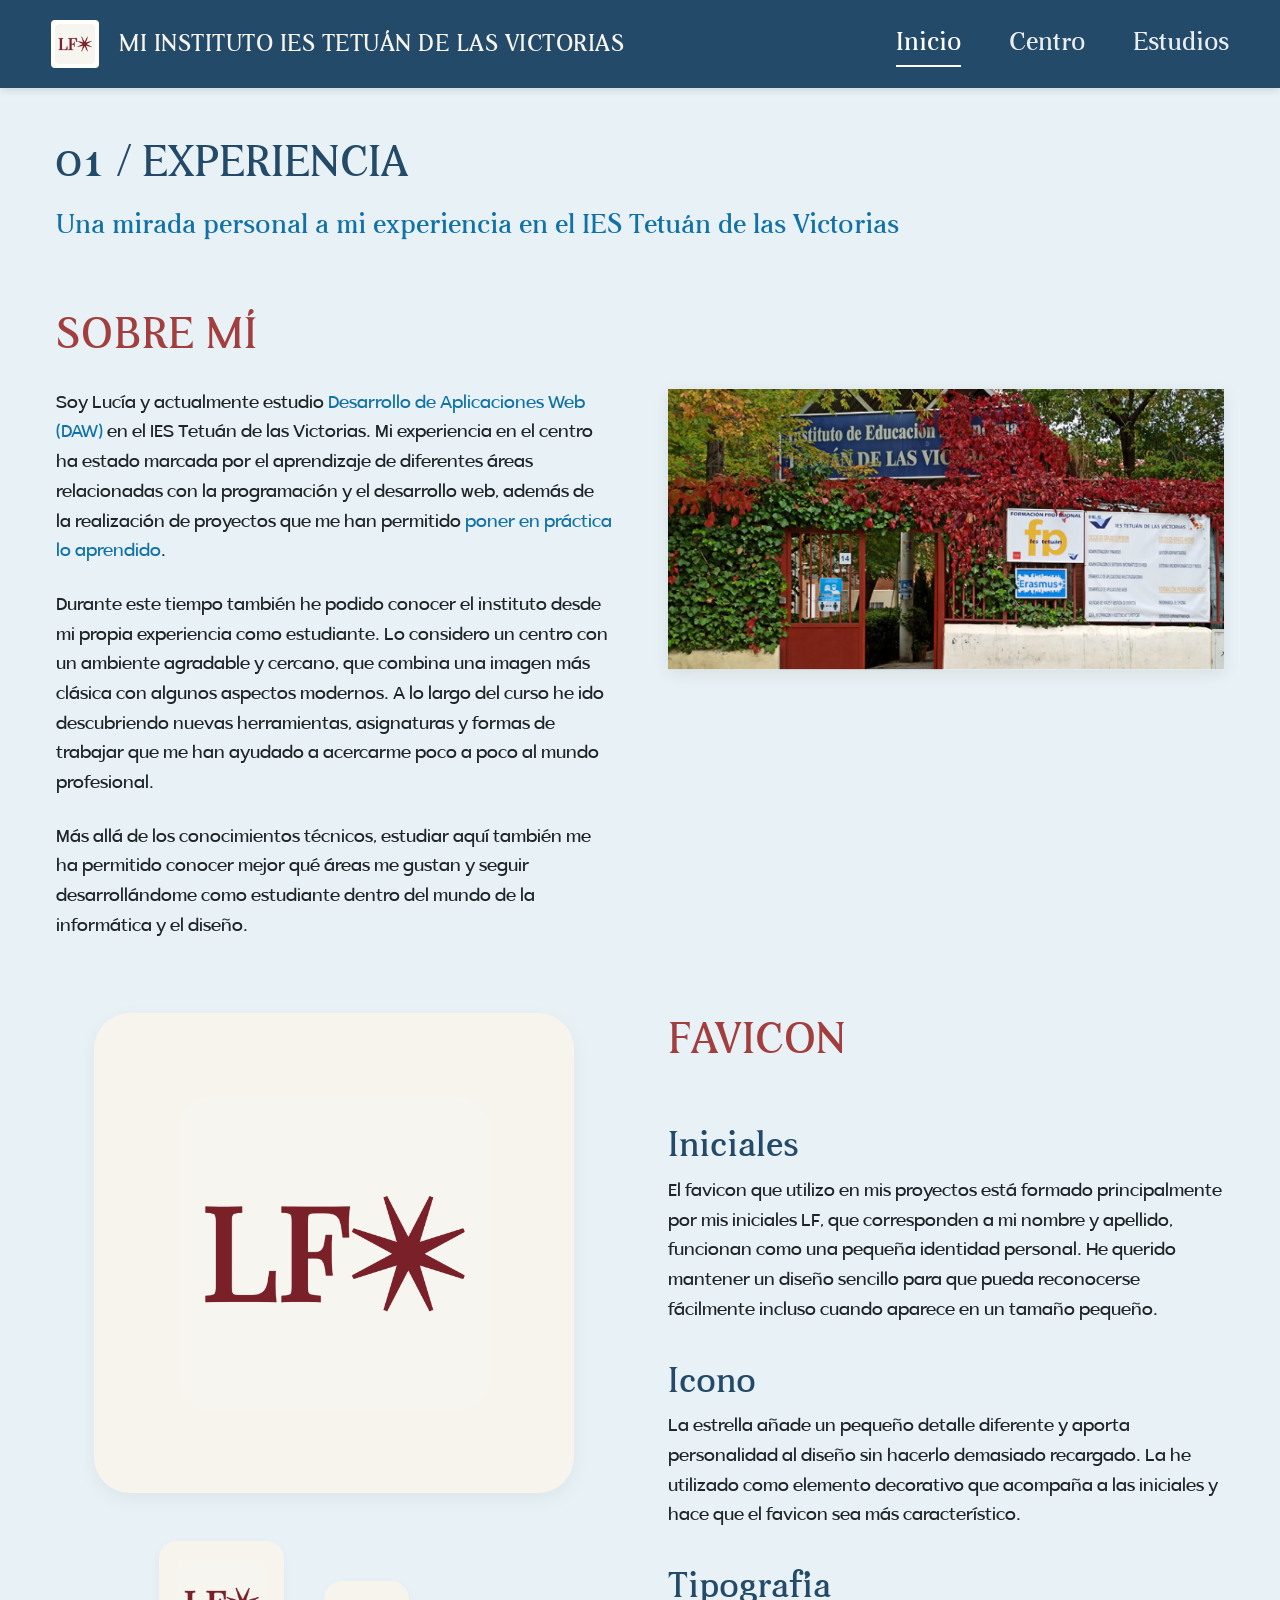
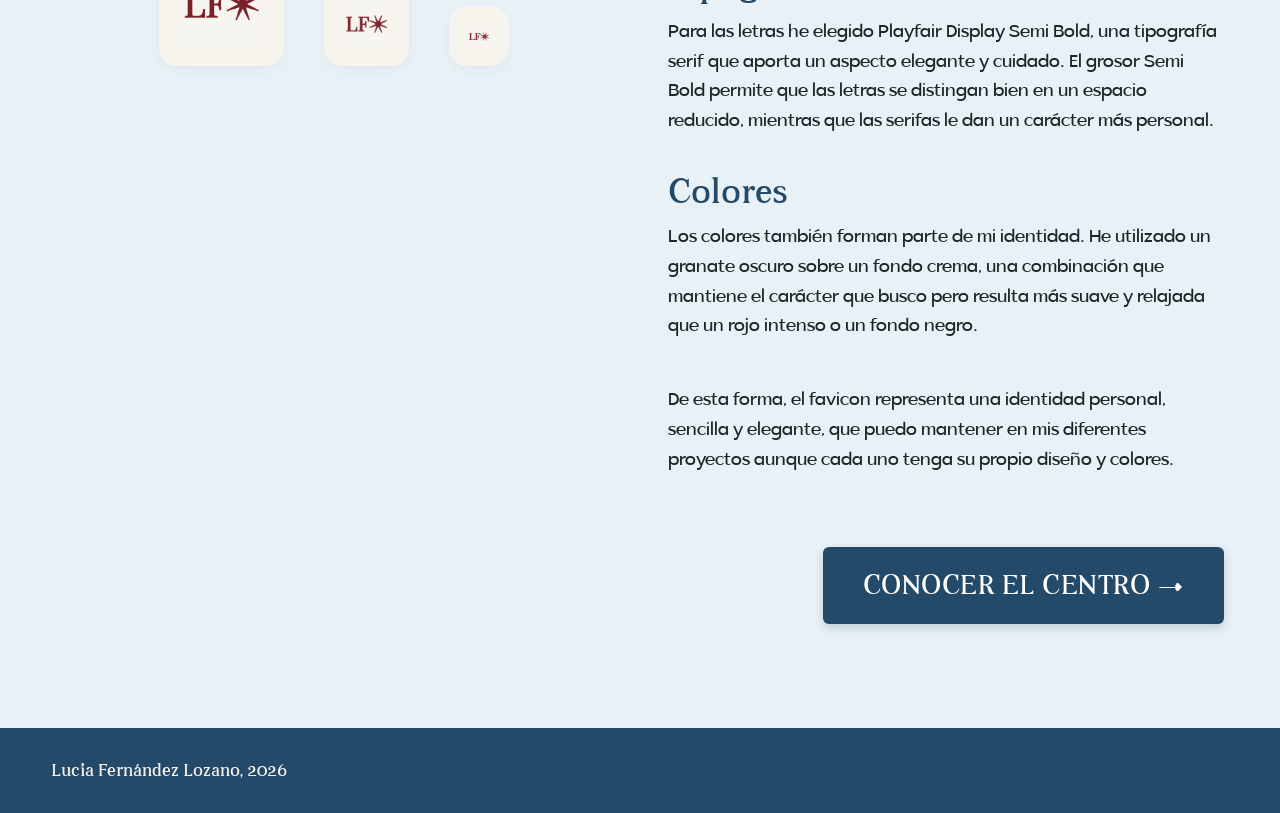
<file: Web-IES-Tetuan/index.html>
<!DOCTYPE html>
<html lang="es">
<head>
  <meta charset="UTF-8">
  <meta name="viewport" content="width=device-width, initial-scale=1.0">
  <title>Mi Instituto IES Tetuán de las Victorias - Experiencia</title>
  <link rel="icon" type="image/png" href="favicon/faviconLF.png">
  <link rel="stylesheet" href="css/style.css">
  <link rel="stylesheet" href="css/index.css">
</head>
<body>

  <!-- Header / Navegación  -->
  <header class="site-header">
    <div class="header-container">
      <a href="index.html" class="brand-container">
        <div class="brand-logo-box">
          <img src="favicon/faviconLF.png" alt="Logo LF">
        </div>
        <span class="brand-title">Mi Instituto IES Tetuán de las Victorias</span>
      </a>
      <nav class="main-nav">
        <a href="index.html" class="nav-link active">Inicio</a>
        <a href="html/centro.html" class="nav-link">Centro</a>
        <a href="html/estudios.html" class="nav-link">Estudios</a>
      </nav>
    </div>
  </header>

  <!-- Contenido Principal -->
  <main>
    <!-- Encabezado de la página -->
    <section class="page-badge-section">
      <h1 class="section-number-title">01 / EXPERIENCIA</h1>
      <p class="section-subtitle">Una mirada personal a mi experiencia en el IES Tetuán de las Victorias</p>
    </section>

    <!-- Sección Sobre Mí -->
    <section>
      <h2 class="section-heading-burgundy">Sobre mí</h2>
      
      <div class="two-columns">
        <div class="about-text">
          <p>
            Soy Lucía y actualmente estudio <span class="highlight-text">Desarrollo de Aplicaciones Web (DAW)</span> en el IES Tetuán de las Victorias. Mi experiencia en el centro ha estado marcada por el aprendizaje de diferentes áreas relacionadas con la programación y el desarrollo web, además de la realización de proyectos que me han permitido <span class="highlight-text">poner en práctica lo aprendido</span>.
          </p>
          <p>
            Durante este tiempo también he podido conocer el instituto desde mi propia experiencia como estudiante. Lo considero un centro con un ambiente agradable y cercano, que combina una imagen más clásica con algunos aspectos modernos. A lo largo del curso he ido descubriendo nuevas herramientas, asignaturas y formas de trabajar que me han ayudado a acercarme poco a poco al mundo profesional.
          </p>
          <p>
            Más allá de los conocimientos técnicos, estudiar aquí también me ha permitido conocer mejor qué áreas me gustan y seguir desarrollándome como estudiante dentro del mundo de la informática y el diseño.
          </p>
        </div>

        <!-- Imagen Real del Documento (incio.png) -->
        <div class="image-card">
          <img src="img/incio.png" alt="Entrada IES Tetuán de las Victorias">
        </div>
      </div>
    </section>

    <!-- Sección Favicon -->
    <section class="favicon-section">
      <div class="two-columns">
        <!-- Columna Izquierda: Identidad Visual con previsualización a distintos tamaños (sin números de píxeles) -->
        <div class="favicon-visual-col">
          <div class="favicon-large-card">
            <img src="favicon/faviconLF.png" alt="Favicon LF principal grande">
          </div>
          
          <div class="favicon-sizes-row">
            <div class="favicon-size-box box-lg">
              <img src="favicon/faviconLF.png" alt="Favicon vista 1">
            </div>
            <div class="favicon-size-box box-md">
              <img src="favicon/faviconLF.png" alt="Favicon vista 2">
            </div>
            <div class="favicon-size-box box-sm">
              <img src="favicon/faviconLF.png" alt="Favicon vista 3">
            </div>
          </div>
        </div>

        <!-- Columna Derecha: Explicación de la identidad visual -->
        <div class="favicon-details">
          <h2 class="section-heading-burgundy" style="margin-bottom: 1.5rem;">Favicon</h2>

          <div class="favicon-detail-item">
            <h3>Iniciales</h3>
            <p>
              El favicon que utilizo en mis proyectos está formado principalmente por mis iniciales LF, que corresponden a mi nombre y apellido, funcionan como una pequeña identidad personal. He querido mantener un diseño sencillo para que pueda reconocerse fácilmente incluso cuando aparece en un tamaño pequeño.
            </p>
          </div>

          <div class="favicon-detail-item">
            <h3>Icono</h3>
            <p>
              La estrella añade un pequeño detalle diferente y aporta personalidad al diseño sin hacerlo demasiado recargado. La he utilizado como elemento decorativo que acompaña a las iniciales y hace que el favicon sea más característico.
            </p>
          </div>

          <div class="favicon-detail-item">
            <h3>Tipografía</h3>
            <p>
              Para las letras he elegido Playfair Display Semi Bold, una tipografía serif que aporta un aspecto elegante y cuidado. El grosor Semi Bold permite que las letras se distingan bien en un espacio reducido, mientras que las serifas le dan un carácter más personal.
            </p>
          </div>

          <div class="favicon-detail-item">
            <h3>Colores</h3>
            <p>
              Los colores también forman parte de mi identidad. He utilizado un granate oscuro sobre un fondo crema, una combinación que mantiene el carácter que busco pero resulta más suave y relajada que un rojo intenso o un fondo negro.
            </p>
          </div>

          <p class="favicon-summary">
            De esta forma, el favicon representa una identidad personal, sencilla y elegante, que puedo mantener en mis diferentes proyectos aunque cada uno tenga su propio diseño y colores.
          </p>
        </div>
      </div>
    </section>

    <!-- Botón con tipografía Beau 28px -->
    <div class="cta-container">
      <a href="html/centro.html" class="btn-primary">Conocer el centro &rarr;</a>
    </div>
  </main>

  <!-- Pie de página con texto en fuente Beau y color Crema -->
  <footer class="site-footer">
    <div class="footer-container">
      <p>Lucía Fernández Lozano, 2026</p>
    </div>
  </footer>

</body>
</html>
</file>
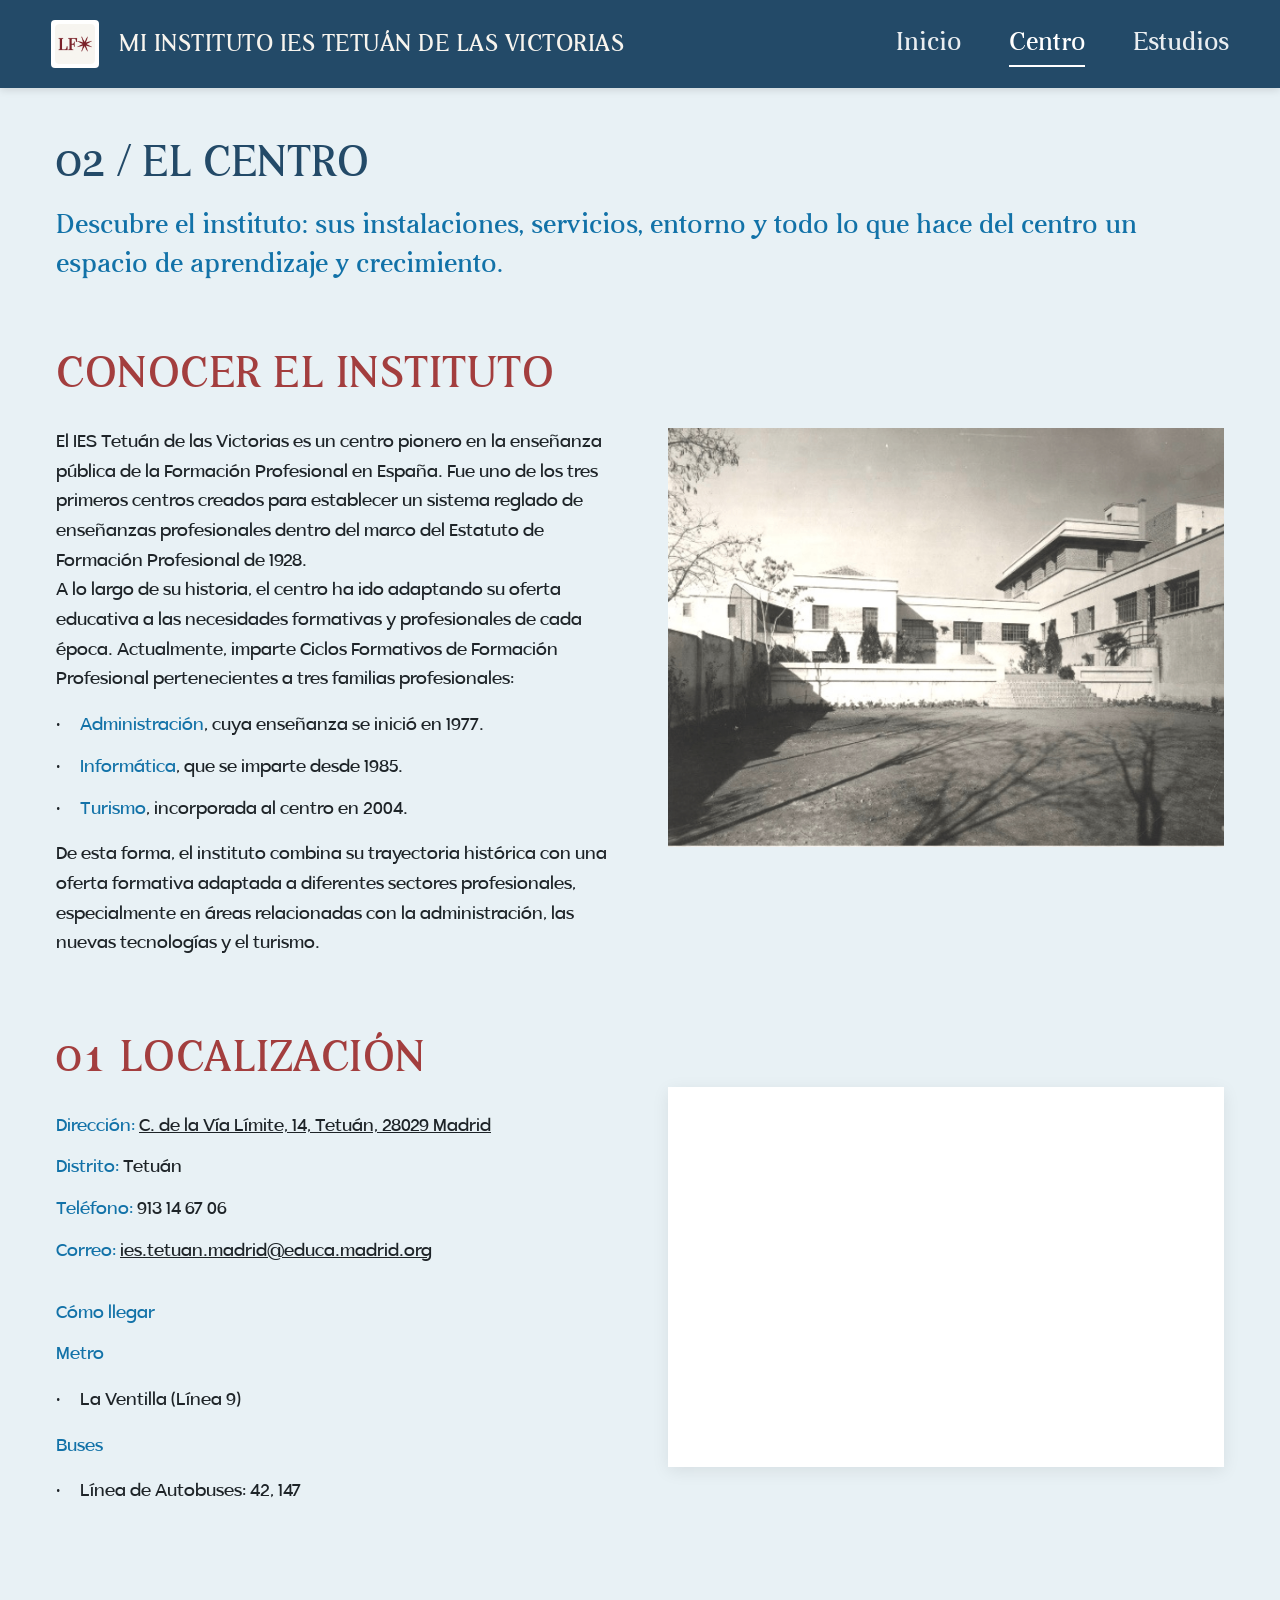
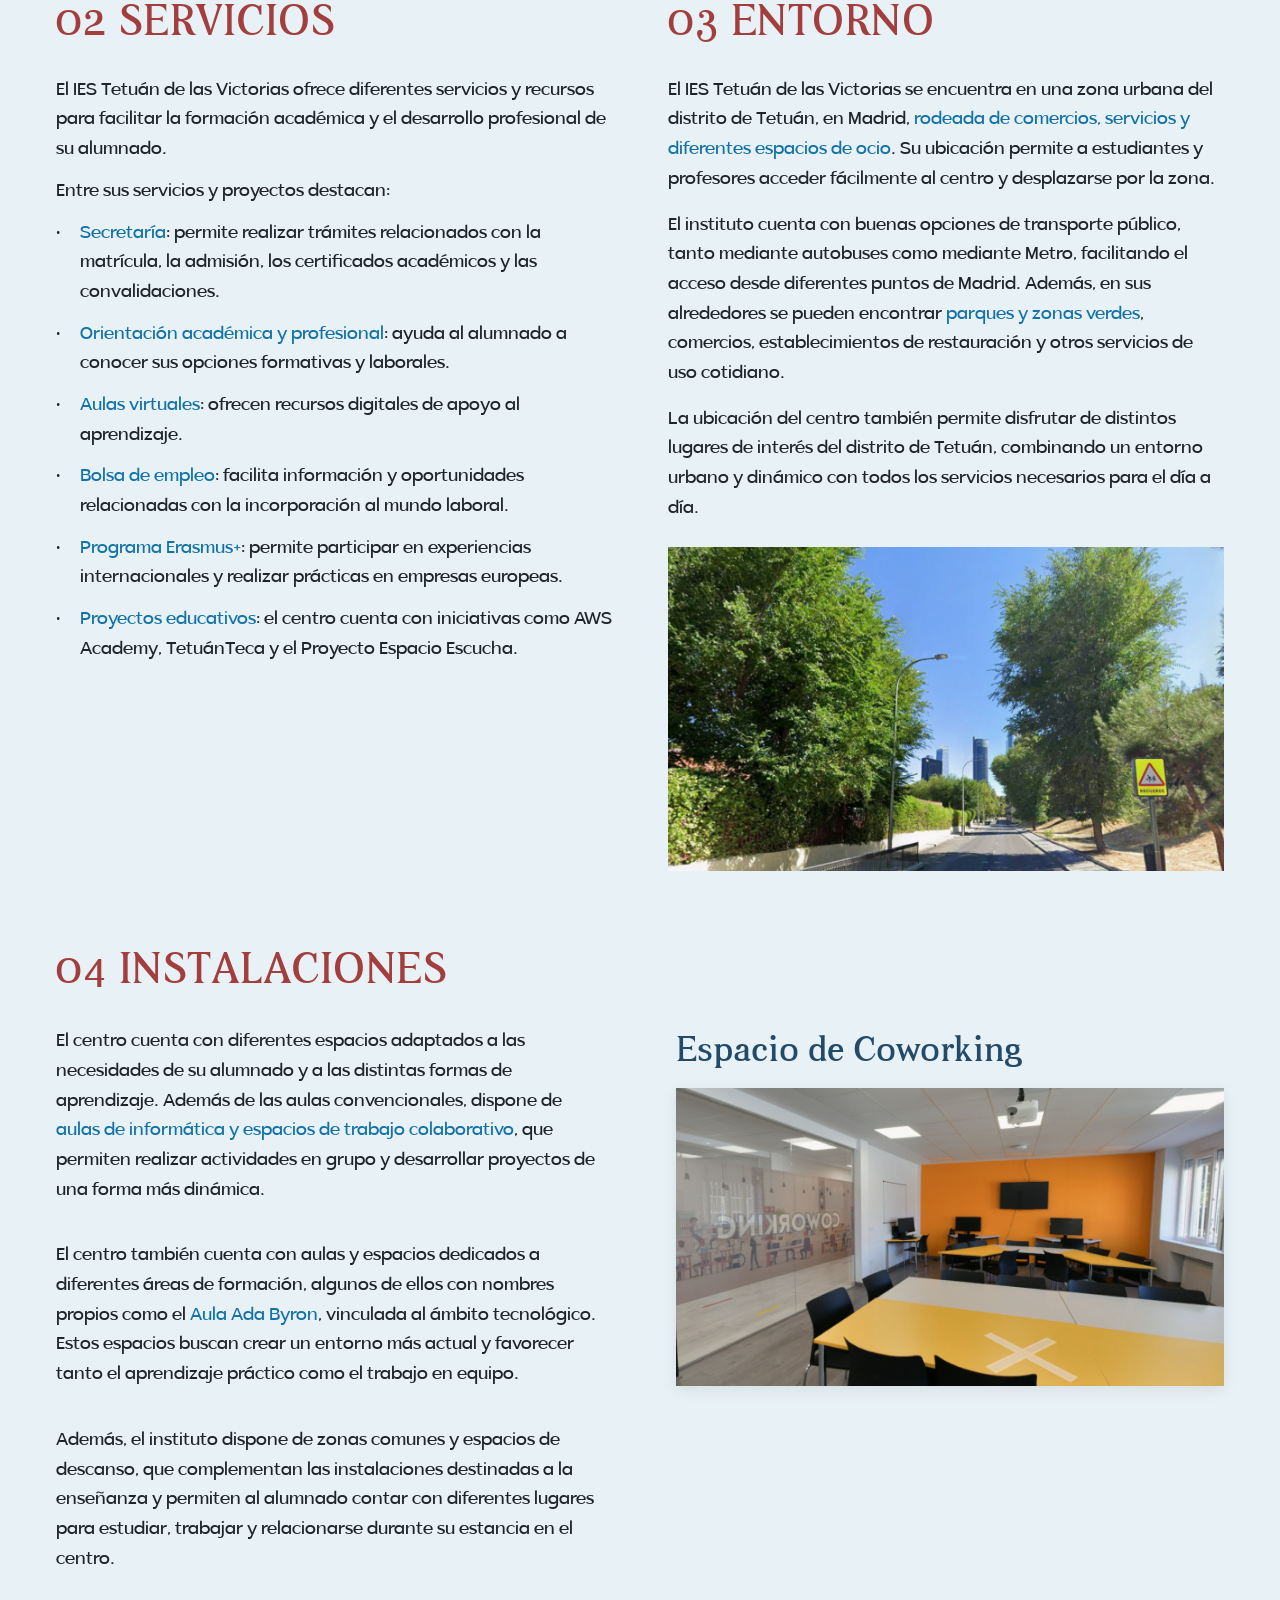
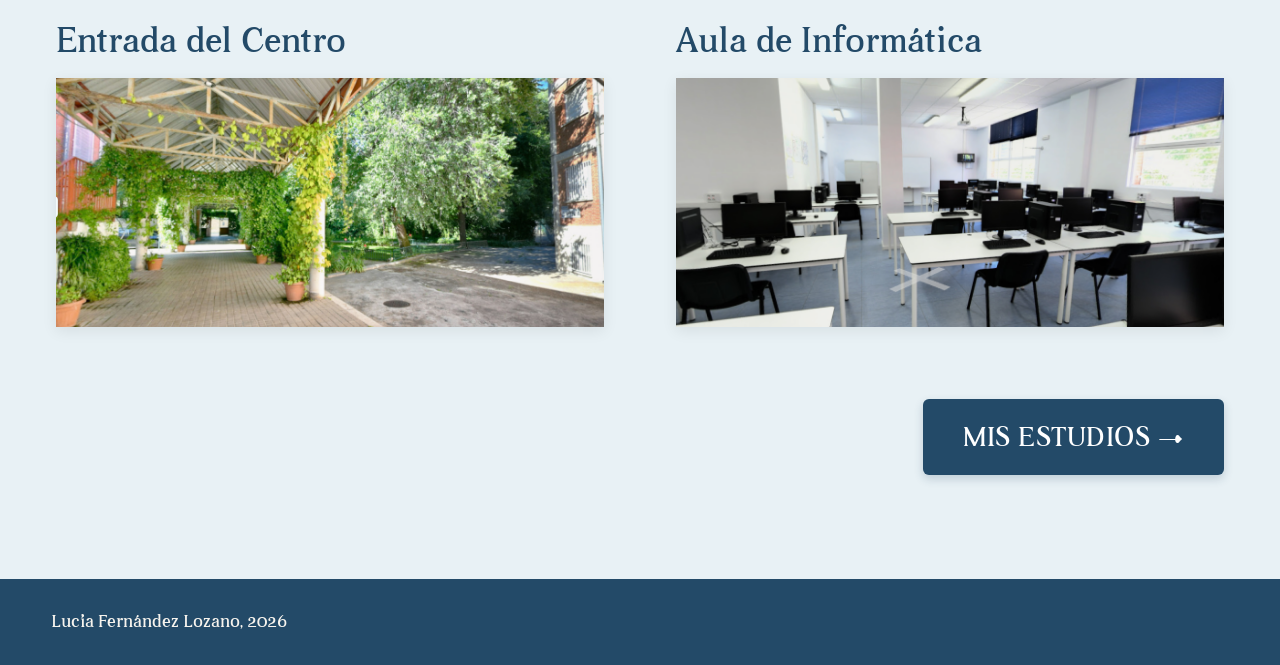
<file: Web-IES-Tetuan/html/centro.html>
<!DOCTYPE html>
<html lang="es">
<head>
  <meta charset="UTF-8">
  <meta name="viewport" content="width=device-width, initial-scale=1.0">
  <title>Mi Instituto IES Tetuán de las Victorias - El Centro</title>
  <link rel="icon" type="image/png" href="../favicon/faviconLF.png">
  <link rel="stylesheet" href="../css/style.css">
  <link rel="stylesheet" href="../css/centro.css">
</head>
<body>

  <!-- Header / Navegación  -->
  <header class="site-header">
    <div class="header-container">
      <a href="../index.html" class="brand-container">
        <div class="brand-logo-box">
          <img src="../favicon/faviconLF.png" alt="Logo LF">
        </div>
        <span class="brand-title">Mi Instituto IES Tetuán de las Victorias</span>
      </a>
      <nav class="main-nav">
        <a href="../index.html" class="nav-link">Inicio</a>
        <a href="centro.html" class="nav-link active">Centro</a>
        <a href="estudios.html" class="nav-link">Estudios</a>
      </nav>
    </div>
  </header>

  <!-- Contenido Principal -->
  <main>
    <!-- Encabezado de la página -->
    <section class="page-badge-section">
      <h1 class="section-number-title">02 / EL CENTRO</h1>
      <p class="section-subtitle">Descubre el instituto: sus instalaciones, servicios, entorno y todo lo que hace del centro un espacio de aprendizaje y crecimiento.</p>
    </section>

    <!-- Conocer el Instituto -->
    <section class="centro-section">
      <h2 class="section-heading-burgundy">Conocer el instituto</h2>

      <div class="two-columns">
        <div class="about-text">
          <p>
            El IES Tetuán de las Victorias es un centro pionero en la enseñanza pública de la Formación Profesional en España. Fue uno de los tres primeros centros creados para establecer un sistema reglado de enseñanzas profesionales dentro del marco del Estatuto de Formación Profesional de 1928.
          </p>
          <p>
            A lo largo de su historia, el centro ha ido adaptando su oferta educativa a las necesidades formativas y profesionales de cada época. Actualmente, imparte Ciclos Formativos de Formación Profesional pertenecientes a tres familias profesionales:
          </p>
          <ul class="centro-list">
            <li><span class="highlight-text">Administración</span>, cuya enseñanza se inició en 1977.</li>
            <li><span class="highlight-text">Informática</span>, que se imparte desde 1985.</li>
            <li><span class="highlight-text">Turismo</span>, incorporada al centro en 2004.</li>
          </ul>
          <p>
            De esta forma, el instituto combina su trayectoria histórica con una oferta formativa adaptada a diferentes sectores profesionales, especialmente en áreas relacionadas con la administración, las nuevas tecnologías y el turismo.
          </p>
        </div>

        <div class="image-card">
          <img src="img_centro/historia.png" alt="Historia del IES Tetuán de las Victorias">
        </div>
      </div>
    </section>

    <!-- 01 Localización (Enlaces subrayados) -->
    <section class="localizacion-section">
      <div class="two-columns">
        <div>
          <h2 class="section-heading-burgundy">01 Localización</h2>
          <div class="contact-info">
            <p><span class="contact-label">Dirección:</span> <a href="https://www.google.com/maps/search/?api=1&query=IES+Tetu%C3%A1n+de+las+Victorias%2C+C.+de+la+V%C3%ADa+L%C3%ADmite%2C+14%2C+28029+Madrid" target="_blank" rel="noopener noreferrer" class="contact-link">C. de la Vía Límite, 14, Tetuán, 28029 Madrid</a></p>
            <p><span class="contact-label">Distrito:</span> Tetuán</p>
            <p><span class="contact-label">Teléfono:</span> 913 14 67 06</p>
            <p><span class="contact-label">Correo:</span> <a href="mailto:ies.tetuan.madrid@educa.madrid.org" class="contact-link">ies.tetuan.madrid@educa.madrid.org</a></p>
          </div>

          <!-- Bloque Cómo llegar -->
          <div class="transport-section">
            <p class="transport-title highlight-text">Cómo llegar</p>
            <p class="transport-subhead">Metro</p>
            <ul class="centro-list">
              <li>La Ventilla (Línea 9)</li>
            </ul>
            <p class="transport-subhead" style="margin-top: 0.5rem;">Buses</p>
            <ul class="centro-list">
            <li>Línea de Autobuses: 42, 147</li>
            </ul>
          </div>
        </div>

        <!-- Google Maps Real Interactivo en lugar de la imagen -->
        <div class="map-card">
          <iframe 
            src="https://www.google.com/maps?q=IES+Tetu%C3%A1n+de+las+Victorias%2C+C.+de+la+V%C3%ADa+L%C3%ADmite%2C+14%2C+28029+Madrid&output=embed" 
            title="Mapa de ubicación del IES Tetuán de las Victorias"
            allowfullscreen="" 
            loading="lazy" 
            referrerpolicy="no-referrer-when-downgrade">
          </iframe>
        </div>
      </div>
    </section>

    <!-- 02 Servicios y 03 Entorno -->
    <section class="servicios-entorno-section">
      <div class="two-columns">
        <!-- 02 Servicios -->
        <div>
          <h2 class="section-heading-burgundy">02 Servicios</h2>
          <p>
            El IES Tetuán de las Victorias ofrece diferentes servicios y recursos para facilitar la formación académica y el desarrollo profesional de su alumnado.
          </p>
          <p style="margin-top: 0.75rem;">Entre sus servicios y proyectos destacan:</p>
          
          <ul class="centro-list" style="margin-top: 0.75rem;">
            <li><span class="highlight-text">Secretaría</span>: permite realizar trámites relacionados con la matrícula, la admisión, los certificados académicos y las convalidaciones.</li>
            <li><span class="highlight-text">Orientación académica y profesional</span>: ayuda al alumnado a conocer sus opciones formativas y laborales.</li>
            <li><span class="highlight-text">Aulas virtuales</span>: ofrecen recursos digitales de apoyo al aprendizaje.</li>
            <li><span class="highlight-text">Bolsa de empleo</span>: facilita información y oportunidades relacionadas con la incorporación al mundo laboral.</li>
            <li><span class="highlight-text">Programa Erasmus+</span>: permite participar en experiencias internacionales y realizar prácticas en empresas europeas.</li>
            <li><span class="highlight-text">Proyectos educativos</span>: el centro cuenta con iniciativas como AWS Academy, TetuánTeca y el Proyecto Espacio Escucha.</li>
          </ul>
        </div>

        <!-- 03 Entorno -->
        <div>
          <h2 class="section-heading-burgundy">03 Entorno</h2>
          <p>
            El IES Tetuán de las Victorias se encuentra en una zona urbana del distrito de Tetuán, en Madrid, <span class="highlight-text">rodeada de comercios, servicios y diferentes espacios de ocio</span>. Su ubicación permite a estudiantes y profesores acceder fácilmente al centro y desplazarse por la zona.
          </p>
          <p style="margin-top: 1rem;">
            El instituto cuenta con buenas opciones de transporte público, tanto mediante autobuses como mediante Metro, facilitando el acceso desde diferentes puntos de Madrid. Además, en sus alrededores se pueden encontrar <span class="highlight-text">parques y zonas verdes</span>, comercios, establecimientos de restauración y otros servicios de uso cotidiano.
          </p>
          <p style="margin-top: 1rem;">
            La ubicación del centro también permite disfrutar de distintos lugares de interés del distrito de Tetuán, combinando un entorno urbano y dinámico con todos los servicios necesarios para el día a día.
          </p>

          <div class="image-card" style="margin-top: 1.5rem;">
            <img src="img_centro/entorno.png" alt="Entorno del distrito de Tetuán">
          </div>
        </div>
      </div>
    </section>

    <!-- 04 Instalaciones -->
    <section class="instalaciones-section">
      <h2 class="section-heading-burgundy">04 Instalaciones</h2>
      
      <div class="instalaciones-grid">
        <div class="instalaciones-description">
          <p>
            El centro cuenta con diferentes espacios adaptados a las necesidades de su alumnado y a las distintas formas de aprendizaje. Además de las aulas convencionales, dispone de <span class="highlight-text">aulas de informática y espacios de trabajo colaborativo</span>, que permiten realizar actividades en grupo y desarrollar proyectos de una forma más dinámica.
          </p>
          <p>
            El centro también cuenta con aulas y espacios dedicados a diferentes áreas de formación, algunos de ellos con nombres propios como el <span class="highlight-text">Aula Ada Byron</span>, vinculada al ámbito tecnológico. Estos espacios buscan crear un entorno más actual y favorecer tanto el aprendizaje práctico como el trabajo en equipo.
          </p>
          <p>
            Además, el instituto dispone de zonas comunes y espacios de descanso, que complementan las instalaciones destinadas a la enseñanza y permiten al alumnado contar con diferentes lugares para estudiar, trabajar y relacionarse durante su estancia en el centro.
          </p>

        </div>

        <div class="facility-card facility-coworking">
          <h3 class="facility-title">Espacio de Coworking</h3>
          <img src="img_centro/coworking.png" alt="Espacio de Coworking" class="facility-img">
        </div>

        <div class="facility-card facility-entrada">
          <h3 class="facility-title">Entrada del Centro</h3>
          <img src="img_centro/entrada.png" alt="Entrada del Centro" class="facility-img">
        </div>

        <div class="facility-card facility-informatica">
          <h3 class="facility-title">Aula de Informática</h3>
          <img src="img_centro/informatica.png" alt="Aula de Informática" class="facility-img">
        </div>
      </div>
    </section>

    <!-- Botón con tipografía Beau 28px -->
    <div class="cta-container">
      <a href="estudios.html" class="btn-primary">Mis estudios &rarr;</a>
    </div>
  </main>

  <!-- Pie de página con texto en fuente Beau y color Crema -->
  <footer class="site-footer">
    <div class="footer-container">
      <p>Lucía Fernández Lozano, 2026</p>
    </div>
  </footer>

</body>
</html>
</file>
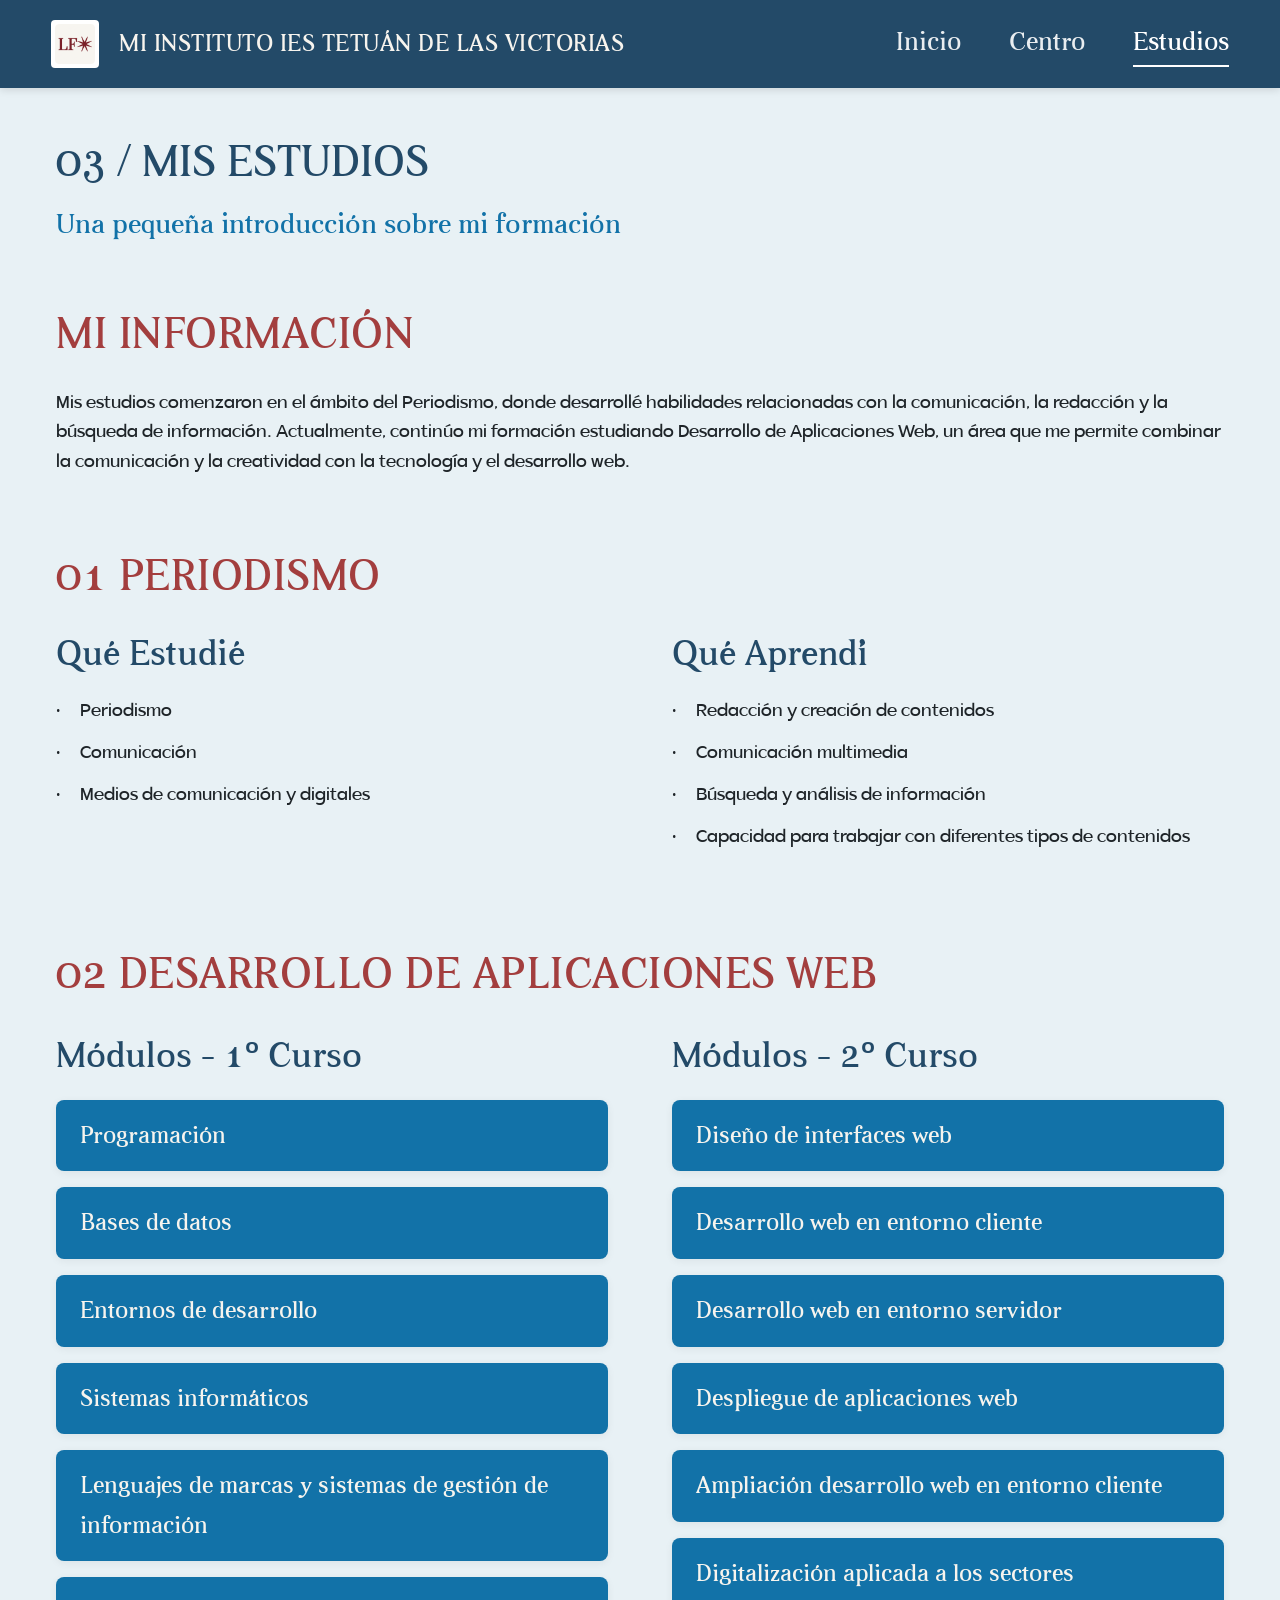
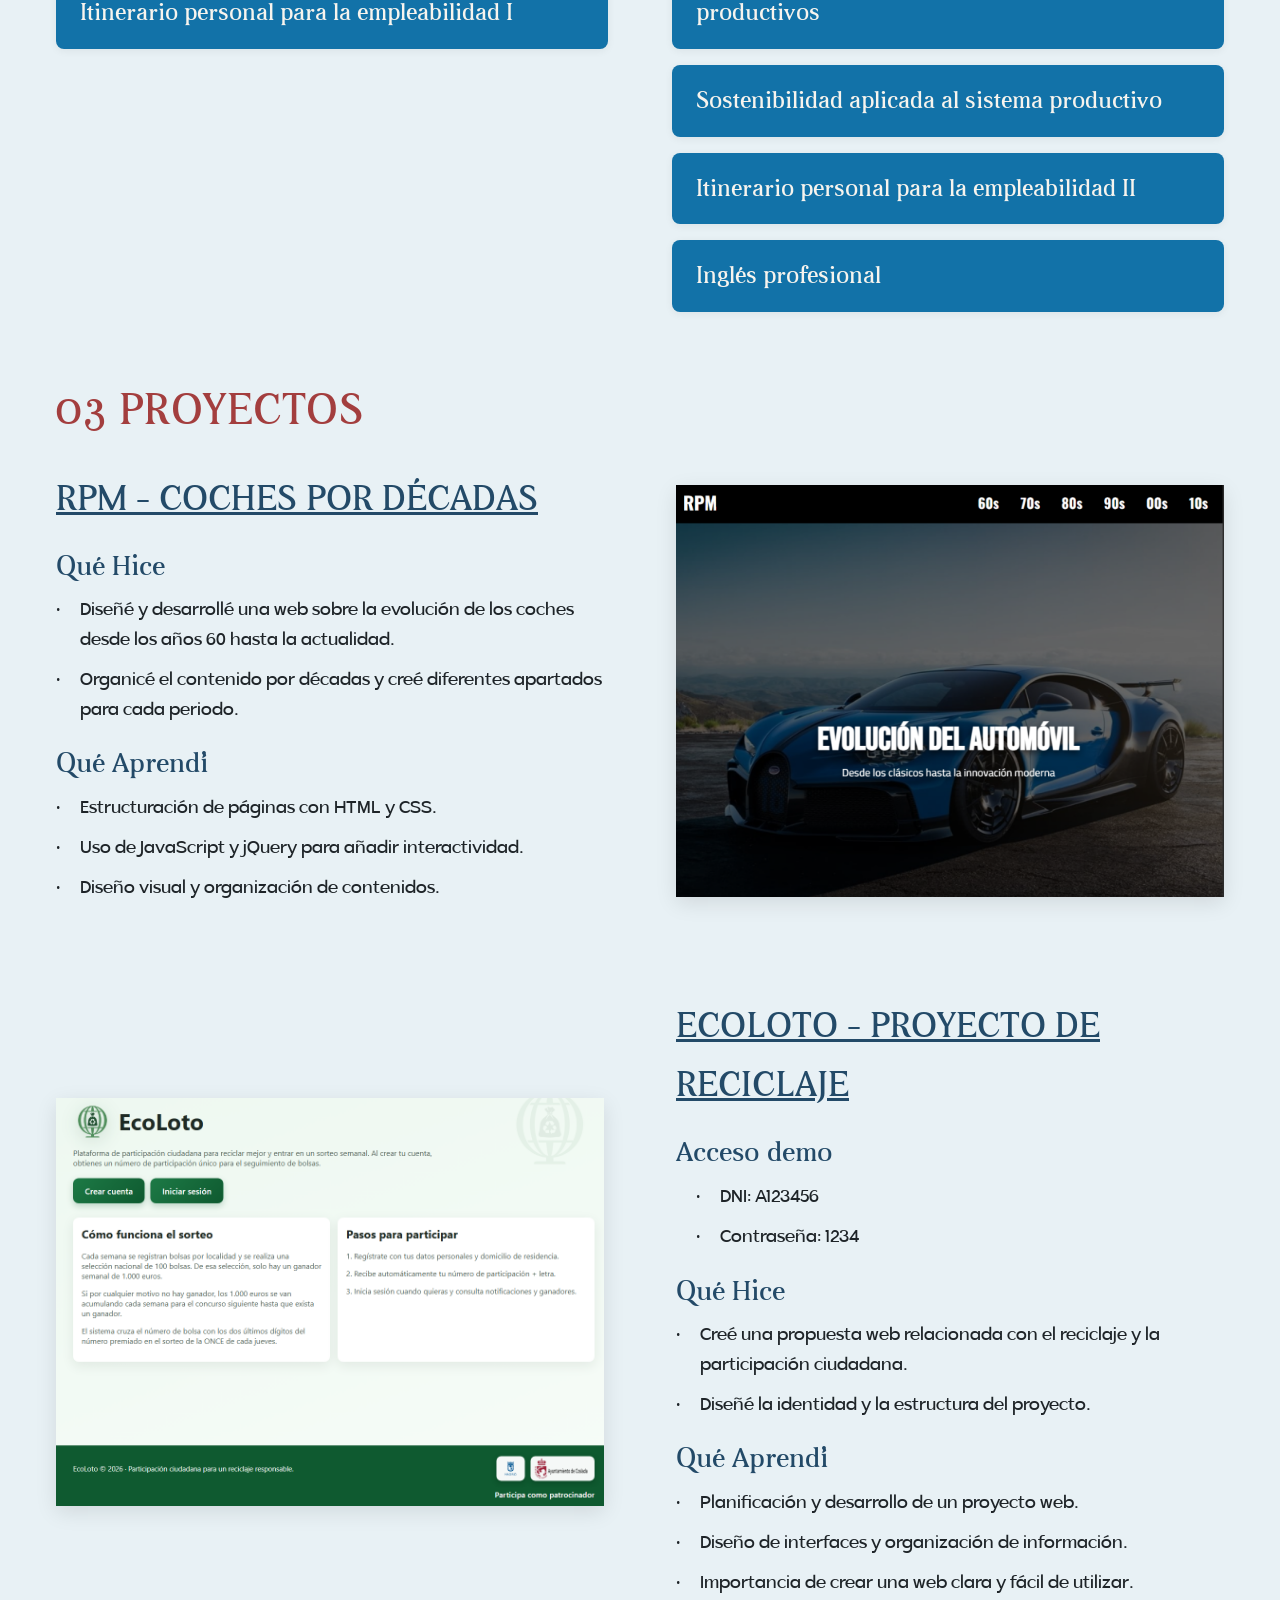
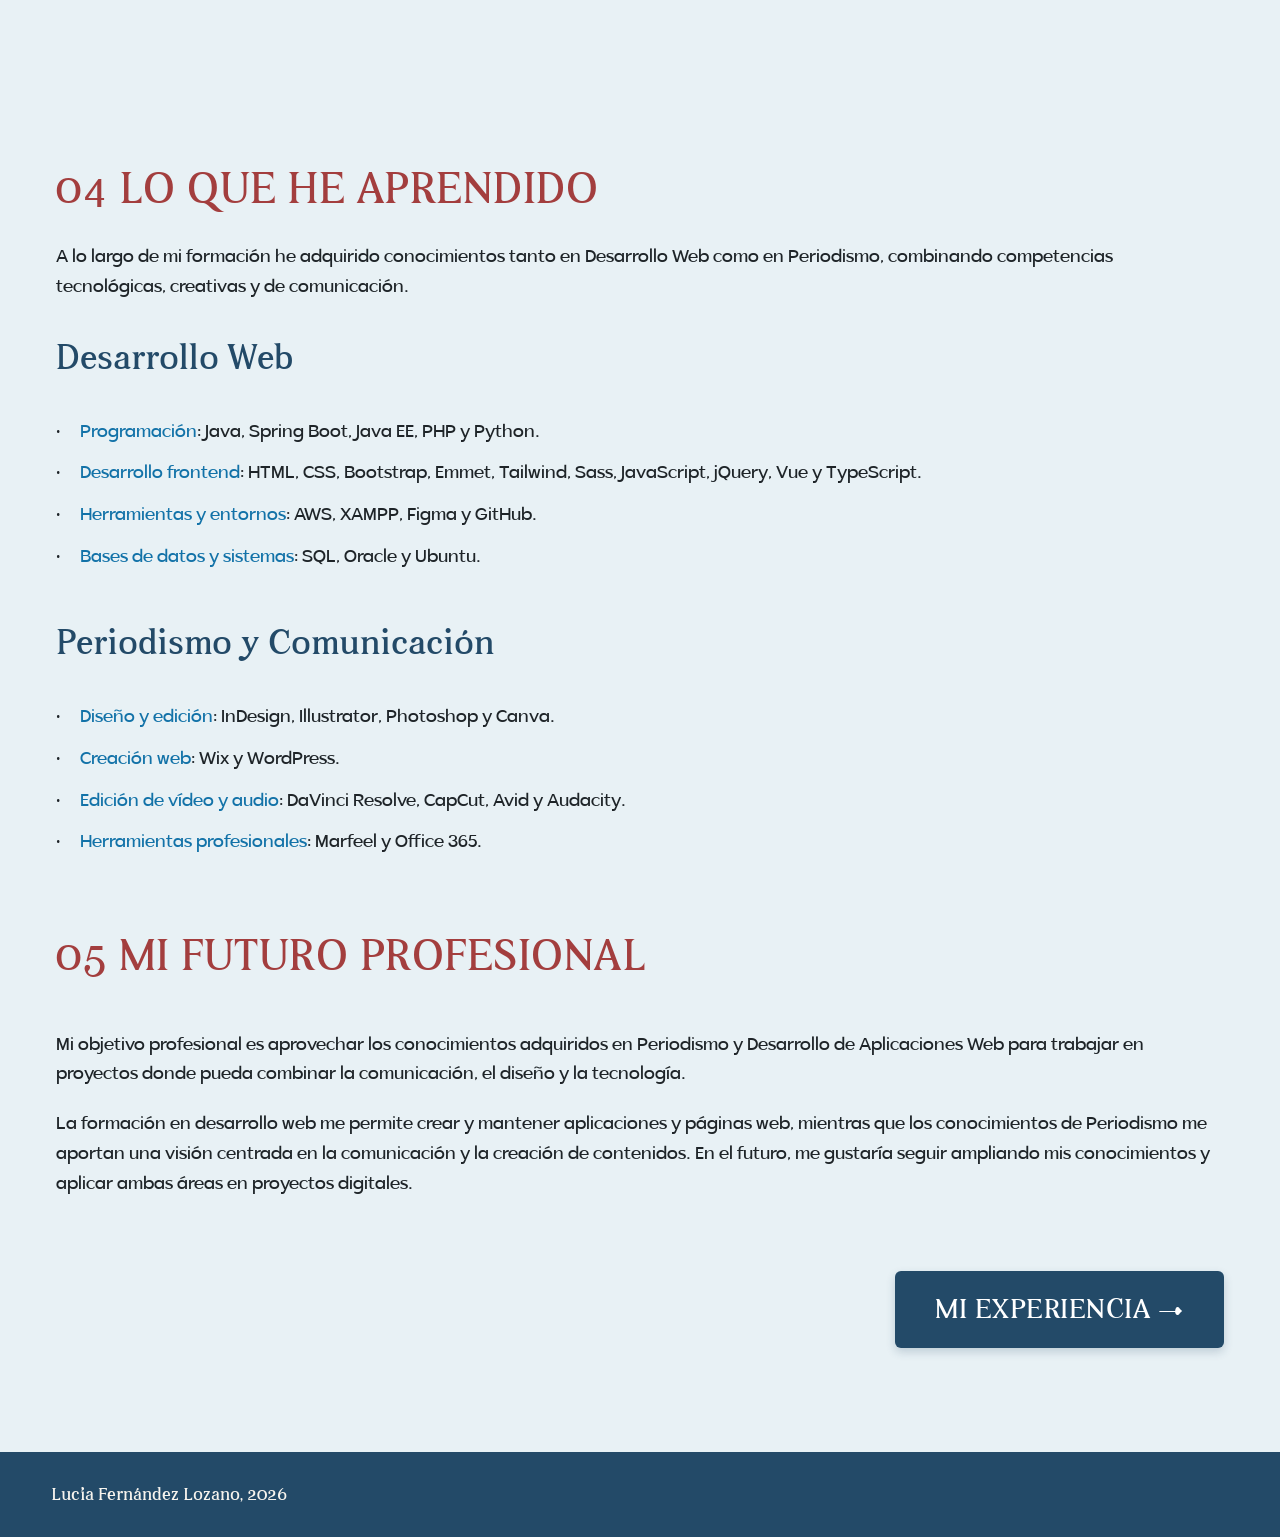
<file: Web-IES-Tetuan/html/estudios.html>
<!DOCTYPE html>
<html lang="es">
<head>
  <meta charset="UTF-8">
  <meta name="viewport" content="width=device-width, initial-scale=1.0">
  <title>Mi Instituto IES Tetuán de las Victorias - Mis Estudios</title>
  <link rel="icon" type="image/png" href="../favicon/faviconLF.png">
  <link rel="stylesheet" href="../css/style.css">
  <link rel="stylesheet" href="../css/estudios.css">
</head>
<body>

  <!-- Header / Navegación  -->
  <header class="site-header">
    <div class="header-container">
      <a href="../index.html" class="brand-container">
        <div class="brand-logo-box">
          <img src="../favicon/faviconLF.png" alt="Logo LF">
        </div>
        <span class="brand-title">Mi Instituto IES Tetuán de las Victorias</span>
      </a>
      <nav class="main-nav">
        <a href="../index.html" class="nav-link">Inicio</a>
        <a href="centro.html" class="nav-link">Centro</a>
        <a href="estudios.html" class="nav-link active">Estudios</a>
      </nav>
    </div>
  </header>

  <!-- Contenido Principal -->
  <main>
    <!-- Encabezado de la página -->
    <section class="page-badge-section">
      <h1 class="section-number-title">03 / MIS ESTUDIOS</h1>
      <p class="section-subtitle">Una pequeña introducción sobre mi formación</p>
    </section>

    <!-- Mi Información -->
    <section class="estudios-section">
      <div>
        <h2 class="section-heading-burgundy">Mi información</h2>
        <p>
          Mis estudios comenzaron en el ámbito del Periodismo, donde desarrollé habilidades relacionadas con la comunicación, la redacción y la búsqueda de información. Actualmente, continúo mi formación estudiando Desarrollo de Aplicaciones Web, un área que me permite combinar la comunicación y la creatividad con la tecnología y el desarrollo web.
        </p>
      </div>

      <!-- 01 Periodismo -->
      <div>
        <h2 class="section-heading-burgundy">01 Periodismo</h2>
        <div class="periodismo-grid">
          <div class="periodismo-col">
            <h3>Qué Estudié</h3>
            <ul>
              <li>Periodismo</li>
              <li>Comunicación</li>
              <li>Medios de comunicación y digitales</li>
            </ul>
          </div>
          <div class="periodismo-col">
            <h3>Qué Aprendí</h3>
            <ul>
              <li>Redacción y creación de contenidos</li>
              <li>Comunicación multimedia</li>
              <li>Búsqueda y análisis de información</li>
              <li>Capacidad para trabajar con diferentes tipos de contenidos</li>
            </ul>
          </div>
        </div>
      </div>

      <!-- 02 Desarrollo de Aplicaciones Web -->
      <div class="daw-section">
        <h2 class="section-heading-burgundy">02 Desarrollo de Aplicaciones Web</h2>
        <div class="modules-container">
          <!-- 1º Curso -->
          <div class="course-column">
            <h3>Módulos - 1º Curso</h3>
            <div class="modules-list">
              <div class="module-card">Programación</div>
              <div class="module-card">Bases de datos</div>
              <div class="module-card">Entornos de desarrollo</div>
              <div class="module-card">Sistemas informáticos</div>
              <div class="module-card">Lenguajes de marcas y sistemas de gestión de información</div>
              <div class="module-card">Itinerario personal para la empleabilidad I</div>
            </div>
          </div>

          <!-- 2º Curso -->
          <div class="course-column">
            <h3>Módulos - 2º Curso</h3>
            <div class="modules-list">
              <div class="module-card">Diseño de interfaces web</div>
              <div class="module-card">Desarrollo web en entorno cliente</div>
              <div class="module-card">Desarrollo web en entorno servidor</div>
              <div class="module-card">Despliegue de aplicaciones web</div>
              <div class="module-card">Ampliación desarrollo web en entorno cliente</div>
              <div class="module-card">Digitalización aplicada a los sectores productivos</div>
              <div class="module-card">Sostenibilidad aplicada al sistema productivo</div>
              <div class="module-card">Itinerario personal para la empleabilidad II</div>
              <div class="module-card">Inglés profesional</div>
            </div>
          </div>
        </div>
      </div>

      <!-- 03 Proyectos con Enlaces Reales Subrayados (Sin Flechas) -->
      <div>
        <h2 class="section-heading-burgundy">03 Proyectos</h2>

        <!-- Proyecto 1: RPM con enlace subrayado sin flecha -->
        <div class="project-card">
          <div class="project-info">
            <h3>
              <a href="https://luciaferz.github.io/RPM_Repo/" target="_blank" rel="noopener noreferrer" class="project-title-link">
                RPM - COCHES POR DÉCADAS
              </a>
            </h3>
            
            <h4 class="project-section-title">Qué Hice</h4>
            <ul>
              <li>Diseñé y desarrollé una web sobre la evolución de los coches desde los años 60 hasta la actualidad.</li>
              <li>Organicé el contenido por décadas y creé diferentes apartados para cada periodo.</li>
            </ul>

            <h4 class="project-section-title">Qué Aprendí</h4>
            <ul>
              <li>Estructuración de páginas con HTML y CSS.</li>
              <li>Uso de JavaScript y jQuery para añadir interactividad.</li>
              <li>Diseño visual y organización de contenidos.</li>
            </ul>
          </div>

          <!-- Imagen Real del Proyecto RPM enlazada -->
          <div class="image-card">
            <a href="https://luciaferz.github.io/RPM_Repo/" target="_blank" rel="noopener noreferrer" title="Ver proyecto RPM en vivo">
              <img src="img_estudios/RMP.png" alt="Captura del proyecto RPM Coches por Décadas" class="project-preview-img">
            </a>
          </div>
        </div>

        <!-- Proyecto 2: EcoLoto con enlace subrayado sin flecha -->
        <div class="project-card">
          <!-- Imagen Real del Proyecto EcoLoto enlazada -->
          <div class="image-card">
            <a href="https://luciaferz.github.io/Portafolio_LF/EcoLoto/index.html" target="_blank" rel="noopener noreferrer" title="Ver proyecto EcoLoto en vivo">
              <img src="img_estudios/EcoLoto.png" alt="Captura del proyecto EcoLoto Reciclaje" class="project-preview-img">
            </a>
          </div>

          <div class="project-info">
            <h3>
              <a href="https://luciaferz.github.io/Portafolio_LF/EcoLoto/index.html" target="_blank" rel="noopener noreferrer" class="project-title-link">
                ECOLOTO - PROYECTO DE RECICLAJE
              </a>
            </h3>

            <h4 class="project-section-title">Acceso demo</h4>
            <ul class="demo-credentials">
              <li>DNI: A123456</li>
              <li>Contraseña: 1234</li>
            </ul>
            
            <h4 class="project-section-title">Qué Hice</h4>
            <ul>
              <li>Creé una propuesta web relacionada con el reciclaje y la participación ciudadana.</li>
              <li>Diseñé la identidad y la estructura del proyecto.</li>
            </ul>

            <h4 class="project-section-title">Qué Aprendí</h4>
            <ul>
              <li>Planificación y desarrollo de un proyecto web.</li>
              <li>Diseño de interfaces y organización de información.</li>
              <li>Importancia de crear una web clara y fácil de utilizar.</li>
            </ul>
          </div>
        </div>
      </div>

      <!-- 04 Lo que he aprendido: Lista viñeteada a 1 sola columna -->
      <div>
        <h2 class="section-heading-burgundy">04 Lo que he aprendido</h2>
        <p style="margin-bottom: 1.5rem;">
          A lo largo de mi formación he adquirido conocimientos tanto en Desarrollo Web como en Periodismo, combinando competencias tecnológicas, creativas y de comunicación.
        </p>

        <div class="skills-single-column">
          <!-- Desarrollo Web -->
          <div class="skill-category">
            <h3 class="skill-category-title">Desarrollo Web</h3>
            <ul class="periodismo-col-list">
              <li><span class="highlight-text">Programación</span>: Java, Spring Boot, Java EE, PHP y Python.</li>
              <li><span class="highlight-text">Desarrollo frontend</span>: HTML, CSS, Bootstrap, Emmet, Tailwind, Sass, JavaScript, jQuery, Vue y TypeScript.</li>
              <li><span class="highlight-text">Herramientas y entornos</span>: AWS, XAMPP, Figma y GitHub.</li>
              <li><span class="highlight-text">Bases de datos y sistemas</span>: SQL, Oracle y Ubuntu.</li>
            </ul>
          </div>

          <!-- Periodismo y Comunicación -->
          <div class="skill-category">
            <h3 class="skill-category-title">Periodismo y Comunicación</h3>
            <ul class="periodismo-col-list">
              <li><span class="highlight-text">Diseño y edición</span>: InDesign, Illustrator, Photoshop y Canva.</li>
              <li><span class="highlight-text">Creación web</span>: Wix y WordPress.</li>
              <li><span class="highlight-text">Edición de vídeo y audio</span>: DaVinci Resolve, CapCut, Avid y Audacity.</li>
              <li><span class="highlight-text">Herramientas profesionales</span>: Marfeel y Office 365.</li>
            </ul>
          </div>
        </div>
      </div>

      <!-- 05 Mi futuro profesional -->
      <div class="futuro-section">
        <h2 class="section-heading-burgundy">05 Mi futuro profesional</h2>
        <p>
          Mi objetivo profesional es aprovechar los conocimientos adquiridos en Periodismo y Desarrollo de Aplicaciones Web para trabajar en proyectos donde pueda combinar la comunicación, el diseño y la tecnología.
        </p>
        <p>
          La formación en desarrollo web me permite crear y mantener aplicaciones y páginas web, mientras que los conocimientos de Periodismo me aportan una visión centrada en la comunicación y la creación de contenidos. En el futuro, me gustaría seguir ampliando mis conocimientos y aplicar ambas áreas en proyectos digitales.
        </p>
      </div>
    </section>

    <!-- Botón con tipografía Beau 28px -->
    <div class="cta-container">
      <a href="../index.html" class="btn-primary">Mi experiencia &rarr;</a>
    </div>
  </main>

  <!-- Pie de página con texto en fuente Beau y color Crema -->
  <footer class="site-footer">
    <div class="footer-container">
      <p>Lucía Fernández Lozano, 2026</p>
    </div>
  </footer>

</body>
</html>
</file>
<file: Web-IES-Tetuan/css/style.css>
/* Estilos Generales del Prototipo Figma*/

@import url('https://fonts.googleapis.com/css2?family=Inter:wght@300;400;500;600;700&family=Playfair+Display:ital,wght@0,500;0,600;0,700;1,400&display=swap');

@font-face {
  font-family: 'Beau';
  src: url('../fonts/BeauRegular-0nLo.ttf') format('truetype');
  font-weight: 400;
  font-style: normal;
  font-display: swap;
}

@font-face {
  font-family: 'Gravidis';
  src: url('../fonts/GradvisRegular-lxoyd.ttf') format('truetype');
  font-weight: 400;
  font-style: normal;
  font-display: swap;
}

:root {
  /* Paleta cromática del prototipo Figma */
  --bg-page: #e8f1f5;               /* Fondo del prototipo */
  --bg-header: #234a68;             /* Azul oscuro del prototipo */
  --bg-footer: #234a68;             /* Azul oscuro del prototipo */
  --color-burgundy: #a33e3e;        /* Granate oscuro títulos de sección */
  --color-steel-blue: #6aa1c2;      /* Frases bajo los títulos */
  --color-text-dark: #1e2428;       /* Texto general */
  --color-text-blue: #1272a8;       /* Textos destacados */
  --color-cream-header: #f7f4ee;    /* Color crema para cabecera y footer */
  --color-module-pill: #1272a8;     /* Fondo de las cajas del grid */
  --color-cream-card: #f7f4ee;      /* Fondo crema tarjetas de favicon */
  
  --font-beau: 'Beau', 'Playfair Display', Georgia, serif;
  --font-gravidis: 'Gravidis', 'Inter', -apple-system, BlinkMacSystemFont, sans-serif;
}

* {
  margin: 0;
  padding: 0;
  box-sizing: border-box;
}

body {
  background-color: var(--bg-page);
  color: var(--color-text-dark);
  font-family: var(--font-gravidis);
  font-size: 18px;
  font-weight: 400;
  line-height: 1.6;
  min-height: 100vh;
  /* Flexbox en columna mantiene el pie al final incluso si hay poco contenido. */
  display: flex;
  flex-direction: column;
}

/* Header / Navegación */
.site-header {
  background-color: var(--bg-header);
  color: #ffffff;
  padding: 1.25rem 4%;
  position: sticky;
  top: 0;
  z-index: 1000;
  box-shadow: 0 2px 8px rgba(0, 0, 0, 0.12);
}

.header-container {
  max-width: 1800px; /* Aprovecha mejor el ancho del prototipo */
  width: 100%;
  margin: 0 auto;
  /* Flexbox distribuye la identidad del centro y la navegación en la cabecera. */
  display: flex;
  align-items: center;
  justify-content: space-between;
}

.brand-container {
  display: flex;
  align-items: center;
  gap: 1.25rem;
  text-decoration: none;
  color: var(--color-cream-header);
  max-width: 100%;
}

.brand-logo-box {
  width: 48px;
  height: 48px;
  background-color: #ffffff;
  border-radius: 4px;
  display: flex;
  align-items: center;
  justify-content: center;
  padding: 4px;
}

.brand-logo-box img {
  width: 100%;
  height: 100%;
  object-fit: contain;
}

/* Título de la cabecera en color crema y fuente Beau */
.brand-title {
  min-width: 0;
  font-family: var(--font-beau);
  font-size: 24px;
  font-weight: 400;
  color: var(--color-cream-header);
  letter-spacing: 0.5px;
  text-transform: uppercase;
}

.main-nav {
  display: flex;
  gap: 3rem;
}

.nav-link {
  color: rgba(255, 255, 255, 0.9);
  text-decoration: none;
  font-family: var(--font-beau);
  font-size: 26px;
  font-weight: 400;
}

.nav-link:hover,
.nav-link.active {
  color: #ffffff;
  border-bottom: 2px solid #ffffff;
  padding-bottom: 2px;
}

/* Main Container Expandido */
main {
  flex: 1;
  max-width: 1800px; /* Aprovecha mejor el ancho disponible */
  width: 100%;
  margin: 0 auto;
  padding: 3rem 3.5rem 5rem 3.5rem;
}

/* Banner de Encabezado */
.page-badge-section {
  margin-bottom: 4rem;
}

/* Títulos — Beau — 40 px */
.section-number-title {
  font-family: var(--font-beau);
  font-size: 44px;
  color: var(--bg-header);
  font-weight: 400;
  margin-bottom: 1rem;
  line-height: 1.2;
}

/* Títulos principales de sección — Beau — 40 px */
.section-heading-burgundy {
  font-family: var(--font-beau);
  color: var(--color-burgundy);
  font-size: 44px;
  font-weight: 400;
  text-transform: uppercase;
  margin-bottom: 1.75rem;
  letter-spacing: 0.5px;
  line-height: 1.2;
}

/* Subtítulos en azul claro/acero — TIPOGRAFÍA BEAU — 36 px */
.facility-title {
  font-family: var(--font-beau);
  font-size: 36px;
  color: var(--color-steel-blue);
  font-weight: 400;
  margin-bottom: 0.85rem;
  line-height: 1.3;
}

/* Frases bajo los títulos en azul claro/acero — TIPOGRAFÍA BEAU — 28 px */
.section-subtitle {
  font-family: var(--font-beau);
  font-size: 28px;
  color: #1272a8;
  font-weight: 400;
  line-height: 1.4;
  margin-top: 0.25rem;
}

/* Texto general — Gravidis Regular — 18 px (Sin negritas) */
p, li, span, td, div {
  font-family: var(--font-gravidis);
  font-size: 18px;
  font-weight: 400;
  line-height: 1.65;
  color: var(--color-text-dark);
}

.highlight-text {
  color: #1272a8;
}

a {
  text-decoration: none;
}

.cta-container {
  /* Botón de navegación hacia otra sección del sitio. */
  display: flex;
  justify-content: flex-end;
  margin-top: 4.5rem;
  margin-bottom: 1.5rem;
}

.btn-primary {
  display: inline-flex;
  align-items: center;
  gap: 0.85rem;
  background-color: var(--bg-header);
  color: #ffffff;
  font-family: var(--font-beau);
  font-size: 28px;
  font-weight: 400;
  padding: 0.95rem 2.5rem;
  border-radius: 6px;
  text-decoration: none;
  text-transform: uppercase;
  letter-spacing: 0.5px;
  /* Animación CSS del botón: suaviza el cambio de fondo y el pequeño
     desplazamiento vertical cuando el usuario pasa el cursor. */
  transition: background-color 0.2s ease, transform 0.1s ease;
  box-shadow: 0 4px 10px rgba(29, 66, 94, 0.2);
}

.btn-primary:hover {
  background-color: #122f44;
  transform: translateY(-2px);
}

/* Footer Expandido */
.site-footer {
  background-color: var(--bg-footer);
  color: var(--color-cream-header);
  padding: 1.75rem 4%;
  margin-top: auto;
}

.footer-container {
  max-width: 1800px;
  margin: 0 auto;
}

.footer-container p {
  font-family: var(--font-beau);
  font-size: 18px;
  font-weight: 400;
  color: var(--color-cream-header);
}

/* Distribución general del contenido en dos columnas */
.two-columns {
  /* Grid mantiene dos columnas de igual ancho y evita que el contenido desborde. */
  display: grid;
  grid-template-columns: repeat(2, minmax(0, 1fr));
  gap: 3.5rem; /* Separación equilibrada entre columnas */
  align-items: start;
  margin-bottom: 4.5rem;
}

/* Responsive */
@media (max-width: 950px) {
  .header-container {
    /* En pantallas estrechas, Flexbox apila la cabecera en vertical. */
    flex-direction: column;
    gap: 1rem;
    align-items: flex-start;
  }

  .two-columns {
    /* CSS Grid cambia a una sola columna para adaptar el contenido al móvil. */
    grid-template-columns: minmax(0, 1fr);
    gap: 2.5rem;
  }

  .section-number-title, .section-heading-burgundy {
    font-size: 34px;
  }

  .facility-title {
    font-size: 28px;
  }

  .section-subtitle {
    font-size: 22px;
  }

  .btn-primary {
    font-size: 22px;
  }

  .cta-container {
    /* Flexbox centra el botón en pantallas estrechas. */
    justify-content: center;
  }
}

@media (max-width: 600px) {
  .site-header {
    padding-block: 1rem;
  }

  .brand-container {
    gap: 0.75rem;
  }

  .brand-title {
    font-size: clamp(1rem, 4.8vw, 1.25rem);
  }

  .main-nav {
    width: 100%;
    justify-content: space-between;
    gap: 0.75rem;
  }

  .nav-link {
    font-size: clamp(1.1rem, 5.5vw, 1.375rem);
  }

  main {
    padding: 2rem clamp(1rem, 5vw, 1.5rem) 3.5rem;
  }

  .btn-primary {
    max-width: 100%;
    padding-inline: clamp(1rem, 6vw, 1.75rem);
    text-align: center;
  }
}
</file>
<file: Web-IES-Tetuan/css/index.css>
/* Estilos específicos para la página de Inicio / Experiencia (index.html) */

.about-text {
  /* Flexbox apila el texto y controla el espacio entre sus párrafos. */
  display: flex;
  flex-direction: column;
  gap: 1.5rem;
}

.image-card {
  width: 100%;
  min-width: 0;
  box-shadow: 0 4px 16px rgba(0, 0, 0, 0.08);
  background-color: #ffffff;
}

.image-card img {
  display: block;
  width: 100%;
  height: auto;
}

/* Sección Favicon Expandida */
.favicon-section {
  margin-top: 4.5rem;
}

.favicon-visual-col {
  /* Columna flexible para la vista principal y las previsualizaciones del favicon. */
  display: flex;
  flex-direction: column;
  align-items: center;
  gap: 3rem;
  min-width: 0;
}

/* Tarjeta Principal Favicon */
.favicon-large-card {
  width: 100%;
  max-width: 480px;
  aspect-ratio: 1 / 1;
  background-color: var(--color-cream-card);
  border-radius: 36px;
  /* Flexbox centra el icono dentro de la tarjeta cuadrada. */
  display: flex;
  align-items: center;
  justify-content: center;
  padding: 3.5rem;
  box-shadow: 0 6px 20px rgba(0, 0, 0, 0.05);
}

.favicon-large-card img {
  width: 85%;
  height: 85%;
  object-fit: contain;
}

/* Fila de previsualización en distintos tamaños */
.favicon-sizes-row {
  /* Flexbox coloca las muestras en una fila y las alinea por la base. */
  display: flex;
  align-items: flex-end;
  justify-content: center;
  gap: 2.5rem;
  width: 100%;
  max-width: 480px;
  min-width: 0;
}

.favicon-size-box {
  background-color: var(--color-cream-card);
  border-radius: 18px;
  /* Centra cada imagen de muestra dentro de su caja. */
  display: flex;
  flex-direction: column;
  align-items: center;
  justify-content: center;
  padding: 1.15rem;
  box-shadow: 0 4px 12px rgba(0, 0, 0, 0.04);
}

.favicon-size-box.box-lg {
  width: 125px;
  height: 125px;
}

.favicon-size-box.box-md {
  width: 85px;
  height: 85px;
}

.favicon-size-box.box-sm {
  width: 60px;
  height: 60px;
}

.favicon-size-box img {
  width: 100%;
  height: 100%;
  object-fit: contain;
}

@media (max-width: 600px) {
  .favicon-sizes-row {
    gap: 0.75rem;
  }

  .favicon-size-box {
    padding: 0.5rem;
  }

  .favicon-size-box.box-lg {
    width: clamp(5rem, 21vw, 7.8125rem);
    height: clamp(5rem, 21vw, 7.8125rem);
  }

  .favicon-size-box.box-md {
    width: clamp(3.5rem, 14vw, 5.3125rem);
    height: clamp(3.5rem, 14vw, 5.3125rem);
  }

  .favicon-size-box.box-sm {
    width: clamp(2.5rem, 10vw, 3.75rem);
    height: clamp(2.5rem, 10vw, 3.75rem);
  }
}

.favicon-details {
  /* Apila los detalles del favicon con una separación uniforme. */
  display: flex;
  flex-direction: column;
  gap: 2rem;
}

/* Subtítulos dentro de Favicon (Iniciales, Icono, Tipografía, Colores) — Beau 36px en AZUL OSCURO (#1D425E) */
.favicon-detail-item h3 {
  font-family: var(--font-beau);
  font-size: 36px;
  color: var(--bg-header); /* #1D425E Azul Oscuro */
  font-weight: 400;
  margin-bottom: 0.5rem;
  line-height: 1.3;
}

.favicon-summary {
  margin-top: 0.75rem;
}
</file>
<file: Web-IES-Tetuan/css/centro.css>
/* Estilos específicos para la página El Centro (html/centro.html) */

.centro-list {
  list-style: none;
  margin: 1rem 0;
  /* Flexbox organiza los elementos de la lista verticalmente. */
  display: flex;
  flex-direction: column;
  gap: 0.75rem;
}

.centro-list li {
  position: relative;
  padding-left: 1.5rem;
}

.centro-list li::before {
  content: '•';
  position: absolute;
  left: 0;
}

.contact-info {
  /* Agrupa los datos de contacto en una columna. */
  display: flex;
  flex-direction: column;
  gap: 0.75rem;
  margin-bottom: 2rem;
}

.contact-link {
  color: var(--color-text-blue);
  text-decoration: underline; /* Subrayado para los enlaces de contacto */
  overflow-wrap: anywhere;
}

.contact-info p .contact-link {
  color: var(--color-text-dark);
}

.contact-info .contact-label,
.transport-title,
.transport-subhead {
  color: var(--color-text-blue);
}

.map-card {
  width: 100%;
  height: clamp(16rem, 35vw, 23.75rem);
  overflow: hidden;
  background-color: #ffffff;
  box-shadow: 0 4px 16px rgba(0, 0, 0, 0.08);
}

.localizacion-section .two-columns {
  align-items: center;
}

.map-card iframe {
  display: block;
  width: 100%;
  height: 100%;
  border: 0;
}

/* Imágenes de la página Centro: formato horizontal y proporcionado */
.instalaciones-section .facility-title {
  color: #234a68;
}

.centro-section .image-card img,
.servicios-entorno-section .image-card img {
  display: block;
  width: 100%;
  height: auto;
}

/* Bloque Cómo llegar */
.transport-section {
  margin-top: 2rem;
}

.transport-title {
  margin-bottom: 0.75rem;
}

.transport-subhead {
  margin-top: 0.75rem;
}

.instalaciones-section {
  margin-top: 4.5rem;
}

.instalaciones-grid {
  /* Grid relaciona descripción, entrada e informática en filas compartidas. */
  display: grid;
  grid-template-columns: repeat(2, minmax(0, 1fr));
  grid-template-areas:
    "description coworking"
    "entrada informatica";
  column-gap: 4.5rem;
  row-gap: 2.75rem;
  margin-top: 2rem;
}

.instalaciones-description {
  grid-area: description;
  /* Flexbox conserva la secuencia vertical de la descripción. */
  display: flex;
  flex-direction: column;
  gap: 2.25rem;
}

.facility-card {
  min-width: 0;
}

.facility-coworking {
  grid-area: coworking;
}

.facility-entrada {
  grid-area: entrada;
}

.facility-informatica {
  grid-area: informatica;
}

.facility-img {
  display: block;
  width: 100%;
  height: auto;
  background-color: transparent;
  box-shadow: 0 4px 14px rgba(0, 0, 0, 0.08);
}

.facility-entrada .facility-title,
.facility-informatica .facility-title {
  min-height: 1.3em;
  margin-bottom: 0.35em;
}

.facility-entrada .facility-img,
.facility-informatica .facility-img {
  aspect-ratio: 2.2 / 1;
  object-fit: cover;
}

@media (max-width: 950px) {
  .instalaciones-grid {
    /* En pantallas estrechas, Grid conserva el orden y apila las tarjetas. */
    grid-template-columns: minmax(0, 1fr);
    grid-template-areas:
      "description"
      "entrada"
      "informatica"
      "coworking";
    row-gap: 2.5rem;
  }
}
</file>
<file: Web-IES-Tetuan/css/estudios.css>
/* Estilos específicos para la página Mis Estudios (html/estudios.html) */

.estudios-section {
  /* Flexbox presenta las secciones de estudios en una secuencia vertical. */
  display: flex;
  flex-direction: column;
  gap: 4.5rem;
}

.periodismo-grid {
  /* Grid distribuye las dos columnas de contenidos del bloque de periodismo. */
  display: grid;
  grid-template-columns: repeat(2, minmax(0, 1fr));
  gap: 4rem;
}

/* Todos los subtítulos en AZUL OSCURO (#1D425E) con tipografía Beau (36px y 28px) */
.course-column h3, 
.skill-category-title, 
.periodismo-col h3,
.project-section-title {
  font-family: var(--font-beau);
  font-size: 36px;
  color: var(--bg-header); /* #1D425E Azul Oscuro */
  font-weight: 400;
  margin-bottom: 1.25rem;
  line-height: 1.3;
}

.project-section-title {
  font-size: 28px;
  margin-top: 1.25rem;
  margin-bottom: 0.75rem;
}

/* Enlaces a los proyectos reales con subrayado */
.project-title-link {
  color: var(--bg-header); /* #1D425E Azul Oscuro */
  text-decoration: underline;
  font-family: var(--font-beau);
  font-size: 36px;
  font-weight: 400;
  /* Transición CSS: cambia progresivamente el color del enlace al pasar
     el cursor sobre el título del proyecto. */
  transition: color 0.2s ease;
}

.project-title-link:hover {
  color: var(--color-burgundy);
}

.periodismo-col ul,
.periodismo-col-list {
  list-style: none;
  /* Flexbox separa los elementos de cada lista verticalmente. */
  display: flex;
  flex-direction: column;
  gap: 0.75rem;
}

.periodismo-col li,
.periodismo-col-list li {
  position: relative;
  padding-left: 1.5rem;
}

.periodismo-col li::before,
.periodismo-col-list li::before {
  content: '•';
  position: absolute;
  left: 0;
  color: var(--color-text-dark);
}

/* Módulos DAW */
.daw-section {
  margin-top: 1.5rem;
}

.modules-container {
  /* Grid distribuye los módulos DAW en dos columnas. */
  display: grid;
  grid-template-columns: repeat(2, minmax(0, 1fr));
  gap: 4rem;
  margin-top: 2rem;
}

.modules-list {
  /* Cada columna de módulos es una pila flexible. */
  display: flex;
  flex-direction: column;
  gap: 1rem;
}

.module-card {
  background-color: var(--color-module-pill);
  color: #f7f4ee;
  padding: 1rem 1.5rem;
  border-radius: 8px;
  font-family: var(--font-beau);
  font-size: 24px;
  font-weight: 400;
  box-shadow: 0 2px 8px rgba(0, 0, 0, 0.06);
}

/* Sección Proyectos */
.project-card {
  /* Grid alinea la información y la imagen de cada proyecto. */
  display: grid;
  grid-template-columns: repeat(2, minmax(0, 1fr));
  gap: 4.5rem;
  align-items: center;
  margin-top: 2rem;
  margin-bottom: 4.5rem;
}

.project-card > .image-card {
  align-self: center;
  min-width: 0;
}

.project-info ul {
  list-style: none;
  /* Flexbox apila los datos del proyecto con una separación uniforme. */
  display: flex;
  flex-direction: column;
  gap: 0.65rem;
  margin-bottom: 1.25rem;
}

.demo-credentials {
  margin: 0 0 0.75rem 1.25rem;
  display: block;
}

.project-info li {
  position: relative;
  padding-left: 1.5rem;
}

.project-info li::before {
  content: '•';
  position: absolute;
  left: 0;
  color: var(--color-text-dark);
}

.project-preview-img {
  width: 100%;
  box-shadow: 0 6px 20px rgba(0, 0, 0, 0.1);
  height: auto;
  /* Animación CSS: amplía ligeramente la imagen al pasar el cursor para
     indicar que la previsualización es interactiva. */
  transition: transform 0.2s ease;
}

.project-preview-img:hover {
  transform: scale(1.015);
}

/* Sección 04 LO QUE HE APRENDIDO: 1 SOLA COLUMNA */
.skills-single-column {
  /* Flexbox mantiene las categorías de aprendizaje en una sola columna. */
  display: flex;
  flex-direction: column;
  gap: 3rem;
  margin-top: 2rem;
}

.skill-category {
  /* Los elementos de cada categoría se presentan en vertical. */
  display: flex;
  flex-direction: column;
  gap: 1rem;
}

/* Sección Futuro Profesional */
.futuro-section {
  /* Flexbox organiza los contenidos de la sección profesional en columna. */
  display: flex;
  flex-direction: column;
  gap: 1.25rem;
  font-size: 18px;
}

@media (max-width: 950px) {
  /* Los grids principales pasan a una columna en tablet y móvil. */
  .periodismo-grid,
  .modules-container,
  .project-card {
    grid-template-columns: minmax(0, 1fr);
    gap: 2.5rem;
  }
}
</file>
